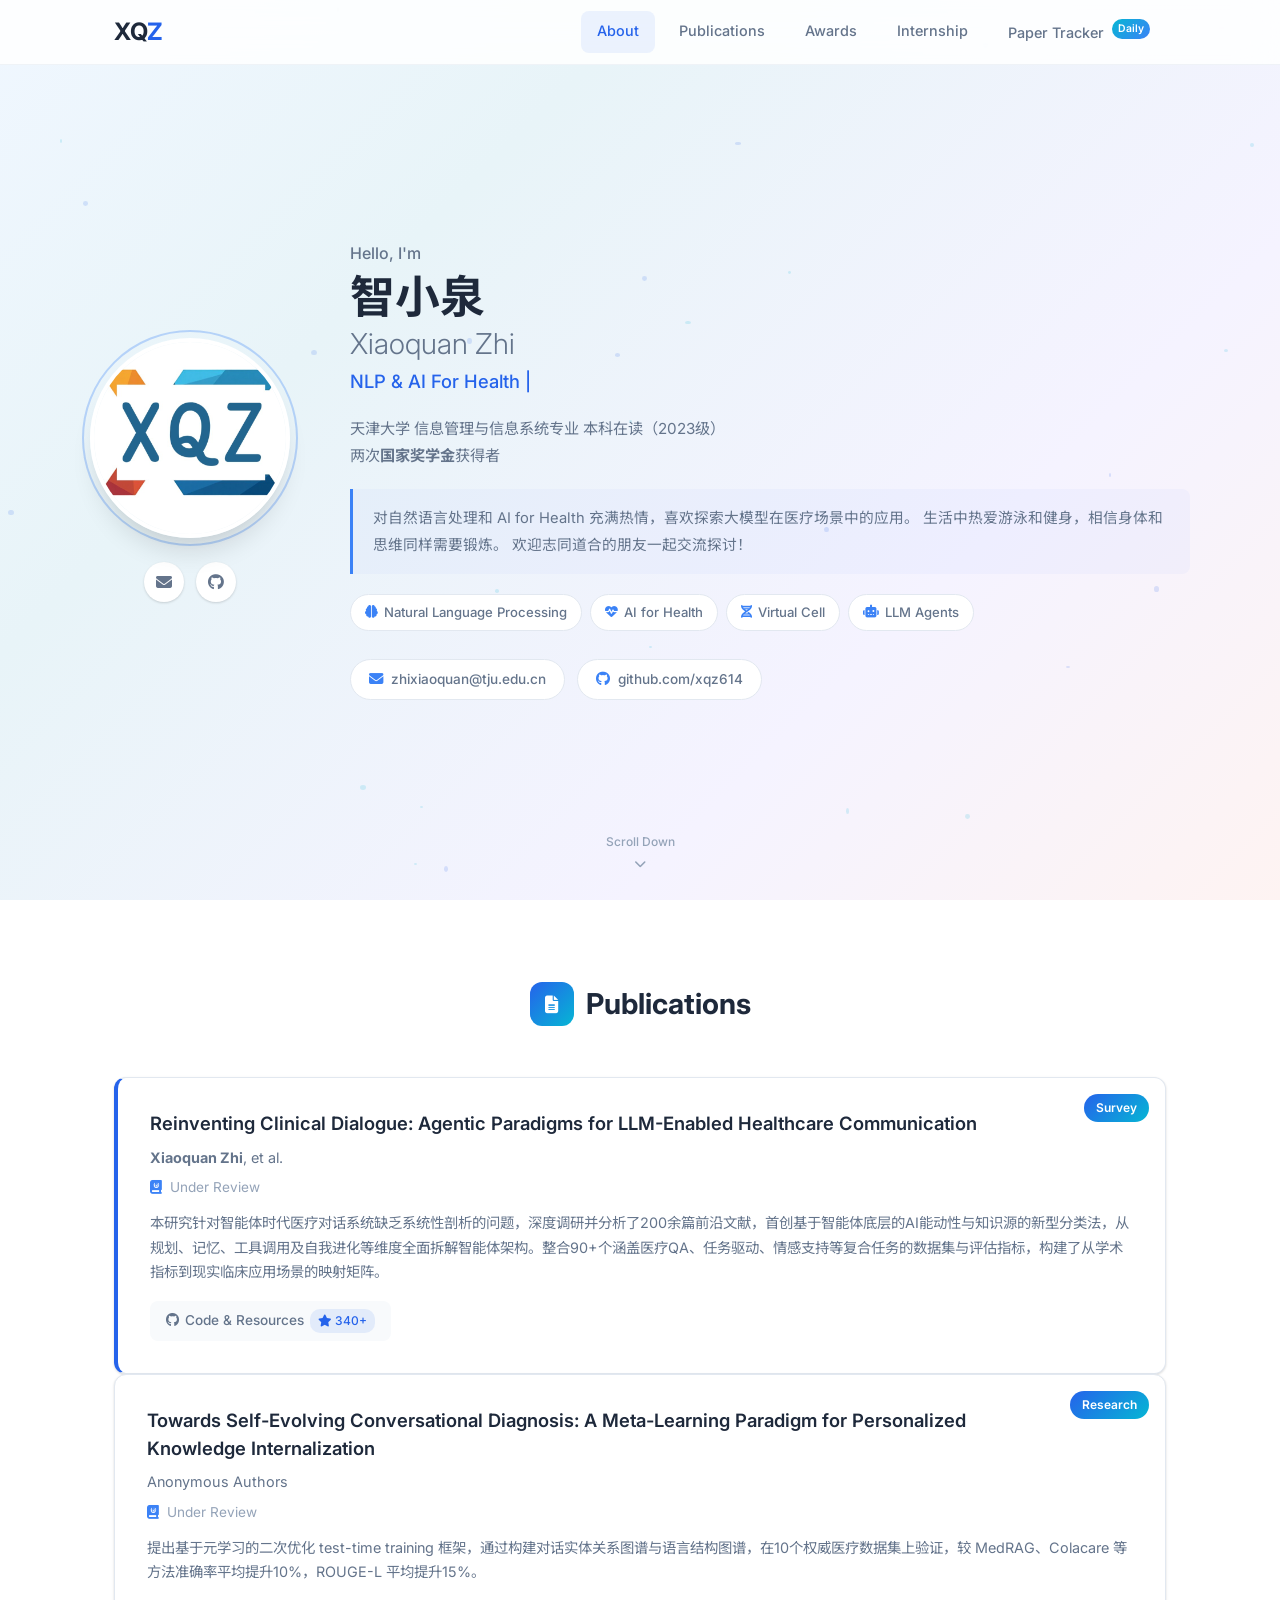
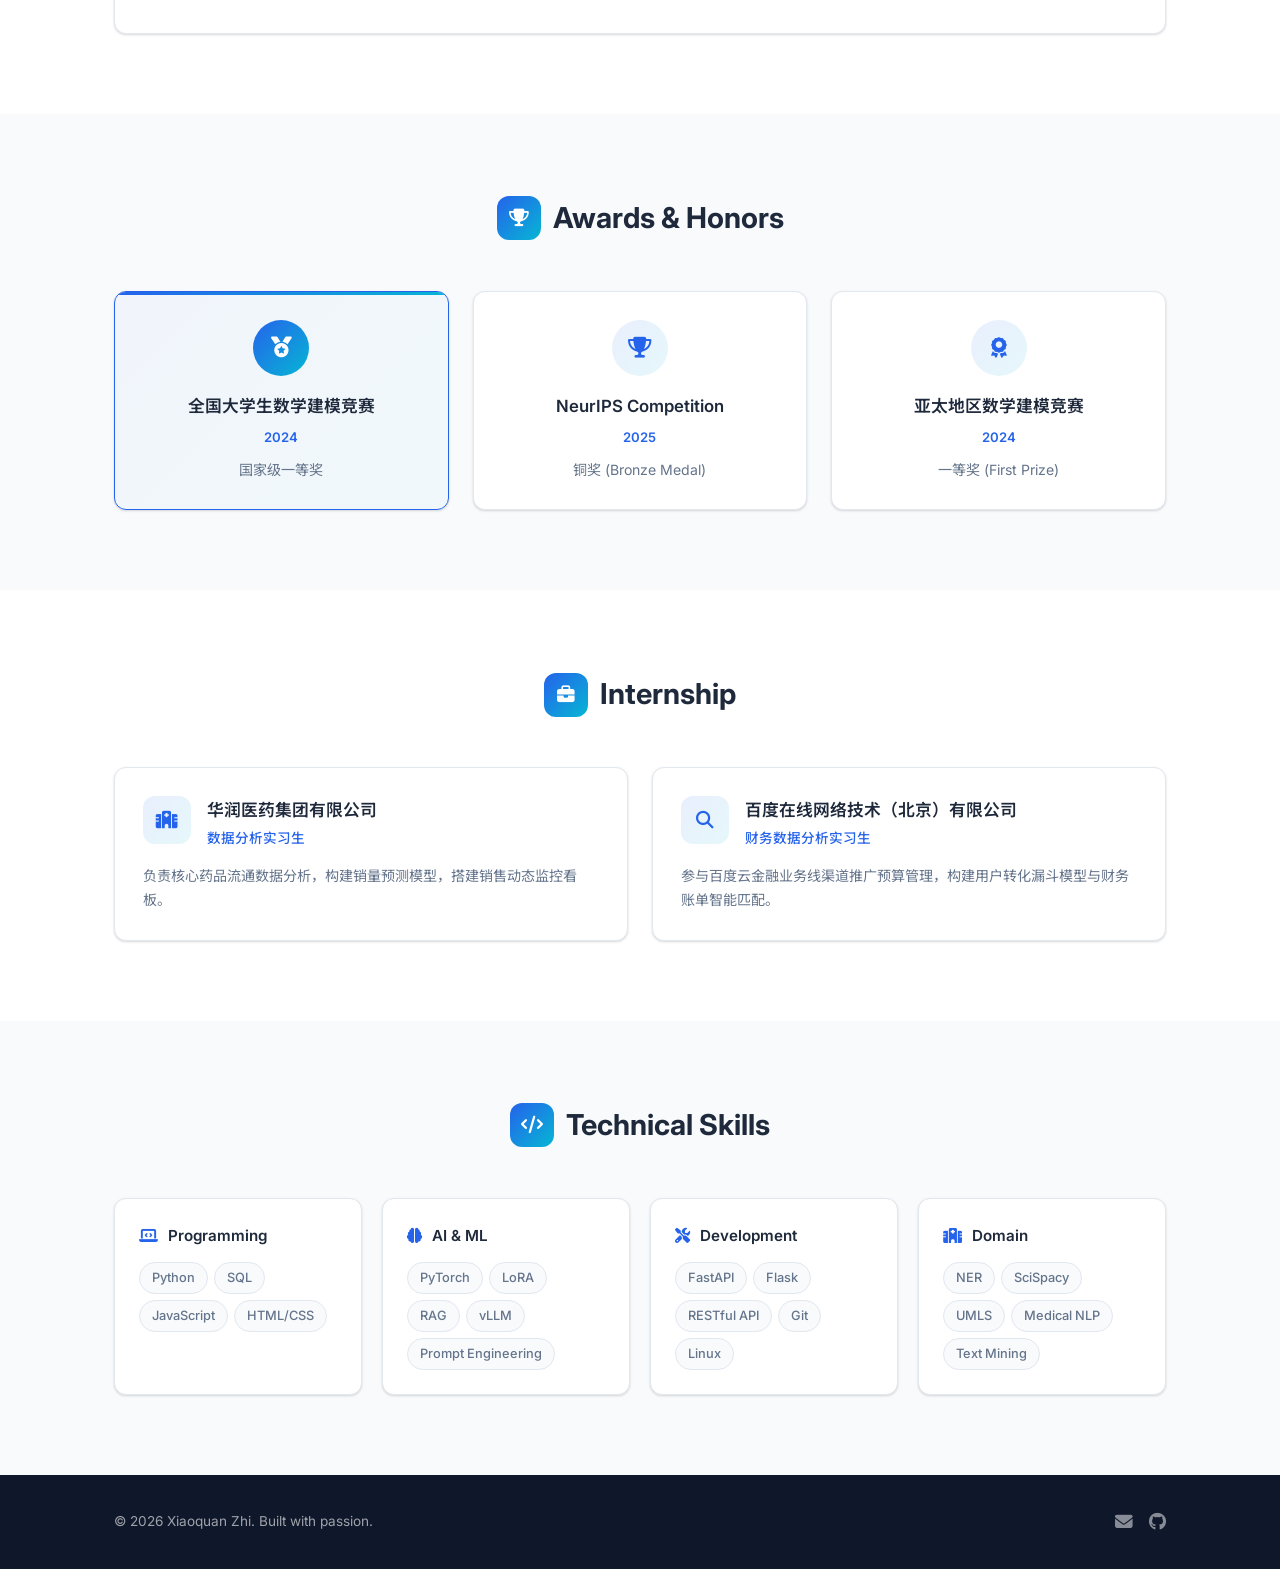
<file: index.html>
<!DOCTYPE html>
<html lang="zh-CN">
<head>
    <meta charset="UTF-8">
    <meta name="viewport" content="width=device-width, initial-scale=1.0">
    <title>Xiaoquan Zhi | 智小泉 - Personal Homepage</title>
    <meta name="description" content="Xiaoquan Zhi (智小泉) - Undergraduate researcher at Tianjin University. Research interests: NLP, AI for Health, Virtual Cell.">
    <link rel="icon" href="assets/img/avatar.jpg" type="image/jpeg">
    <link href="https://fonts.googleapis.com/css2?family=Inter:wght@300;400;500;600;700&family=Noto+Sans+SC:wght@300;400;500;700&family=JetBrains+Mono:wght@400;500&display=swap" rel="stylesheet">
    <link rel="stylesheet" href="https://cdnjs.cloudflare.com/ajax/libs/font-awesome/6.5.1/css/all.min.css">
    <link rel="stylesheet" href="assets/css/style.css">
</head>
<body>
    <!-- Navigation -->
    <nav class="navbar" id="navbar">
        <div class="nav-container">
            <a href="#" class="nav-logo">XQ<span>Z</span></a>
            <div class="nav-links">
                <a href="#about" class="nav-link active">About</a>
                <a href="#publications" class="nav-link">Publications</a>
                <a href="#awards" class="nav-link">Awards</a>
                <a href="#internship" class="nav-link">Internship</a>
                <a href="papers.html" class="nav-link">Paper Tracker <span class="badge-new">Daily</span></a>
            </div>
            <button class="nav-toggle" id="navToggle" aria-label="Toggle navigation">
                <span></span><span></span><span></span>
            </button>
        </div>
        <div class="mobile-menu" id="mobileMenu">
            <a href="#about" class="mobile-link">About</a>
            <a href="#publications" class="mobile-link">Publications</a>
            <a href="#awards" class="mobile-link">Awards</a>
            <a href="#internship" class="mobile-link">Internship</a>
            <a href="papers.html" class="mobile-link">Paper Tracker</a>
        </div>
    </nav>

    <!-- Hero Section -->
    <section class="hero" id="about">
        <div class="hero-bg">
            <div class="hero-particles" id="particles"></div>
        </div>
        <div class="hero-content">
            <div class="hero-left">
                <div class="avatar-wrapper">
                    <img src="assets/img/avatar.jpg" alt="Xiaoquan Zhi" class="avatar">
                    <div class="avatar-ring"></div>
                </div>
                <div class="social-links">
                    <a href="mailto:zhixiaoquan@tju.edu.cn" title="Email" class="social-link"><i class="fas fa-envelope"></i></a>
                    <a href="https://github.com/xqz614" target="_blank" title="GitHub" class="social-link"><i class="fab fa-github"></i></a>
                </div>
            </div>
            <div class="hero-right">
                <div class="hero-greeting">Hello, I'm</div>
                <h1 class="hero-name">智小泉 <span class="name-en">Xiaoquan Zhi</span></h1>
                <div class="hero-title">
                    <span class="typing-text" id="typingText"></span>
                    <span class="cursor">|</span>
                </div>
                <p class="hero-bio">
                    天津大学 信息管理与信息系统专业 本科在读（2023级）<br>
                    两次<strong>国家奖学金</strong>获得者
                </p>
                <p class="hero-intro">
                    对自然语言处理和 AI for Health 充满热情，喜欢探索大模型在医疗场景中的应用。
                    生活中热爱游泳和健身，相信身体和思维同样需要锻炼。
                    欢迎志同道合的朋友一起交流探讨！
                </p>
                <div class="hero-tags">
                    <span class="tag"><i class="fas fa-brain"></i> Natural Language Processing</span>
                    <span class="tag"><i class="fas fa-heartbeat"></i> AI for Health</span>
                    <span class="tag"><i class="fas fa-dna"></i> Virtual Cell</span>
                    <span class="tag"><i class="fas fa-robot"></i> LLM Agents</span>
                </div>
                <div class="hero-contact">
                    <a href="mailto:zhixiaoquan@tju.edu.cn" class="contact-btn"><i class="fas fa-envelope"></i> zhixiaoquan@tju.edu.cn</a>
                    <a href="https://github.com/xqz614" target="_blank" class="contact-btn"><i class="fab fa-github"></i> github.com/xqz614</a>
                </div>
            </div>
        </div>
        <a href="#publications" class="scroll-indicator">
            <span>Scroll Down</span>
            <i class="fas fa-chevron-down"></i>
        </a>
    </section>

    <!-- Publications Section -->
    <section class="section" id="publications">
        <div class="container">
            <h2 class="section-title">
                <span class="title-icon"><i class="fas fa-file-alt"></i></span>
                Publications
            </h2>
            <div class="publications-list">
                <!-- Survey Paper -->
                <div class="pub-card featured">
                    <div class="pub-badge">Survey</div>
                    <div class="pub-content">
                        <h3 class="pub-title">Reinventing Clinical Dialogue: Agentic Paradigms for LLM-Enabled Healthcare Communication</h3>
                        <div class="pub-authors"><strong>Xiaoquan Zhi</strong>, et al.</div>
                        <div class="pub-venue">
                            <i class="fas fa-journal-whills"></i> Under Review
                        </div>
                        <p class="pub-abstract">
                            本研究针对智能体时代医疗对话系统缺乏系统性剖析的问题，深度调研并分析了200余篇前沿文献，首创基于智能体底层的AI能动性与知识源的新型分类法，从规划、记忆、工具调用及自我进化等维度全面拆解智能体架构。整合90+个涵盖医疗QA、任务驱动、情感支持等复合任务的数据集与评估指标，构建了从学术指标到现实临床应用场景的映射矩阵。
                        </p>
                        <div class="pub-links">
                            <a href="https://github.com/xqz614/Awesome-Agentic-Clinical-Dialogue" target="_blank" class="pub-link">
                                <i class="fab fa-github"></i> Code & Resources
                                <span class="stars-badge"><i class="fas fa-star"></i> 340+</span>
                            </a>
                        </div>
                    </div>
                </div>

                <!-- Meta-Learning Paper -->
                <div class="pub-card">
                    <div class="pub-badge">Research</div>
                    <div class="pub-content">
                        <h3 class="pub-title">Towards Self-Evolving Conversational Diagnosis: A Meta-Learning Paradigm for Personalized Knowledge Internalization</h3>
                        <div class="pub-authors">Anonymous Authors</div>
                        <div class="pub-venue">
                            <i class="fas fa-journal-whills"></i> Under Review
                        </div>
                        <p class="pub-abstract">
                            提出基于元学习的二次优化 test-time training 框架，通过构建对话实体关系图谱与语言结构图谱，在10个权威医疗数据集上验证，较 MedRAG、Colacare 等方法准确率平均提升10%，ROUGE-L 平均提升15%。
                        </p>
                    </div>
                </div>
            </div>
        </div>
    </section>

    <!-- Awards Section -->
    <section class="section section-alt" id="awards">
        <div class="container">
            <h2 class="section-title">
                <span class="title-icon"><i class="fas fa-trophy"></i></span>
                Awards & Honors
            </h2>
            <div class="awards-grid">
                <div class="award-card highlight">
                    <div class="award-icon"><i class="fas fa-medal"></i></div>
                    <h3>全国大学生数学建模竞赛</h3>
                    <p class="award-year">2024</p>
                    <p>国家级一等奖</p>
                </div>
                <div class="award-card">
                    <div class="award-icon"><i class="fas fa-trophy"></i></div>
                    <h3>NeurIPS Competition</h3>
                    <p class="award-year">2025</p>
                    <p>铜奖 (Bronze Medal)</p>
                </div>
                <div class="award-card">
                    <div class="award-icon"><i class="fas fa-award"></i></div>
                    <h3>亚太地区数学建模竞赛</h3>
                    <p class="award-year">2024</p>
                    <p>一等奖 (First Prize)</p>
                </div>
            </div>
        </div>
    </section>

    <!-- Internship Section -->
    <section class="section" id="internship">
        <div class="container">
            <h2 class="section-title">
                <span class="title-icon"><i class="fas fa-briefcase"></i></span>
                Internship
            </h2>
            <div class="internship-grid">
                <div class="internship-card">
                    <div class="internship-header">
                        <div class="internship-icon"><i class="fas fa-hospital"></i></div>
                        <div>
                            <h3>华润医药集团有限公司</h3>
                            <p class="internship-role">数据分析实习生</p>
                        </div>

                    </div>
                    <p class="internship-desc">负责核心药品流通数据分析，构建销量预测模型，搭建销售动态监控看板。</p>
                </div>
                <div class="internship-card">
                    <div class="internship-header">
                        <div class="internship-icon"><i class="fas fa-search"></i></div>
                        <div>
                            <h3>百度在线网络技术（北京）有限公司</h3>
                            <p class="internship-role">财务数据分析实习生</p>
                        </div>

                    </div>
                    <p class="internship-desc">参与百度云金融业务线渠道推广预算管理，构建用户转化漏斗模型与财务账单智能匹配。</p>
                </div>
            </div>
        </div>
    </section>

    <!-- Skills Section -->
    <section class="section section-alt" id="skills">
        <div class="container">
            <h2 class="section-title">
                <span class="title-icon"><i class="fas fa-code"></i></span>
                Technical Skills
            </h2>
            <div class="skills-grid">
                <div class="skill-category">
                    <h3><i class="fas fa-laptop-code"></i> Programming</h3>
                    <div class="skill-tags">
                        <span>Python</span><span>SQL</span><span>JavaScript</span><span>HTML/CSS</span>
                    </div>
                </div>
                <div class="skill-category">
                    <h3><i class="fas fa-brain"></i> AI & ML</h3>
                    <div class="skill-tags">
                        <span>PyTorch</span><span>LoRA</span><span>RAG</span><span>vLLM</span><span>Prompt Engineering</span>
                    </div>
                </div>
                <div class="skill-category">
                    <h3><i class="fas fa-tools"></i> Development</h3>
                    <div class="skill-tags">
                        <span>FastAPI</span><span>Flask</span><span>RESTful API</span><span>Git</span><span>Linux</span>
                    </div>
                </div>
                <div class="skill-category">
                    <h3><i class="fas fa-hospital"></i> Domain</h3>
                    <div class="skill-tags">
                        <span>NER</span><span>SciSpacy</span><span>UMLS</span><span>Medical NLP</span><span>Text Mining</span>
                    </div>
                </div>
            </div>
        </div>
    </section>

    <!-- Footer -->
    <footer class="footer">
        <div class="container">
            <div class="footer-content">
                <p>&copy; 2026 Xiaoquan Zhi. Built with passion.</p>
                <div class="footer-links">
                    <a href="mailto:zhixiaoquan@tju.edu.cn"><i class="fas fa-envelope"></i></a>
                    <a href="https://github.com/xqz614" target="_blank"><i class="fab fa-github"></i></a>
                </div>
            </div>
        </div>
    </footer>

    <script src="assets/js/main.js"></script>
</body>
</html>
</file>
<file: assets/css/style.css>
/* ============================================
   Xiaoquan Zhi - Personal Homepage Styles
   ============================================ */

:root {
    --primary: #2563eb;
    --primary-dark: #1d4ed8;
    --primary-light: #3b82f6;
    --accent: #06b6d4;
    --bg: #ffffff;
    --bg-alt: #f8fafc;
    --bg-dark: #0f172a;
    --text: #1e293b;
    --text-secondary: #64748b;
    --text-light: #94a3b8;
    --border: #e2e8f0;
    --shadow: 0 1px 3px rgba(0,0,0,0.1), 0 1px 2px rgba(0,0,0,0.06);
    --shadow-lg: 0 10px 15px -3px rgba(0,0,0,0.1), 0 4px 6px -2px rgba(0,0,0,0.05);
    --shadow-xl: 0 20px 25px -5px rgba(0,0,0,0.1), 0 10px 10px -5px rgba(0,0,0,0.04);
    --radius: 12px;
    --radius-sm: 8px;
    --transition: all 0.3s cubic-bezier(0.4, 0, 0.2, 1);
}

* {
    margin: 0;
    padding: 0;
    box-sizing: border-box;
}

html {
    scroll-behavior: smooth;
    font-size: 16px;
}

body {
    font-family: 'Inter', 'Noto Sans SC', -apple-system, BlinkMacSystemFont, sans-serif;
    color: var(--text);
    background: var(--bg);
    line-height: 1.7;
    -webkit-font-smoothing: antialiased;
}

a {
    color: var(--primary);
    text-decoration: none;
    transition: var(--transition);
}

a:hover {
    color: var(--primary-dark);
}

.container {
    max-width: 1100px;
    margin: 0 auto;
    padding: 0 24px;
}

/* ============ Navbar ============ */
.navbar {
    position: fixed;
    top: 0;
    left: 0;
    right: 0;
    z-index: 1000;
    background: rgba(255,255,255,0.85);
    backdrop-filter: blur(20px);
    -webkit-backdrop-filter: blur(20px);
    border-bottom: 1px solid rgba(226,232,240,0.5);
    transition: var(--transition);
}

.navbar.scrolled {
    box-shadow: var(--shadow);
}

.nav-container {
    max-width: 1100px;
    margin: 0 auto;
    padding: 0 24px;
    display: flex;
    align-items: center;
    justify-content: space-between;
    height: 64px;
}

.nav-logo {
    font-size: 1.5rem;
    font-weight: 700;
    color: var(--text);
    letter-spacing: -0.5px;
}

.nav-logo span {
    color: var(--primary);
}

.nav-links {
    display: flex;
    gap: 8px;
}

.nav-link {
    padding: 8px 16px;
    border-radius: 8px;
    font-size: 0.9rem;
    font-weight: 500;
    color: var(--text-secondary);
    transition: var(--transition);
    position: relative;
}

.nav-link:hover, .nav-link.active {
    color: var(--primary);
    background: rgba(37,99,235,0.08);
}

.badge-new {
    display: inline-block;
    background: linear-gradient(135deg, #06b6d4, #3b82f6);
    color: white;
    font-size: 0.65rem;
    padding: 1px 6px;
    border-radius: 10px;
    font-weight: 600;
    margin-left: 4px;
    vertical-align: super;
}

.nav-toggle {
    display: none;
    flex-direction: column;
    gap: 5px;
    background: none;
    border: none;
    cursor: pointer;
    padding: 4px;
}

.nav-toggle span {
    width: 24px;
    height: 2px;
    background: var(--text);
    border-radius: 2px;
    transition: var(--transition);
}

.mobile-menu {
    display: none;
    flex-direction: column;
    padding: 8px 24px 16px;
    gap: 4px;
}

.mobile-menu.open {
    display: flex;
}

.mobile-link {
    padding: 12px 16px;
    border-radius: 8px;
    color: var(--text-secondary);
    font-weight: 500;
}

.mobile-link:hover {
    background: rgba(37,99,235,0.08);
    color: var(--primary);
}

/* ============ Hero Section ============ */
.hero {
    min-height: 100vh;
    display: flex;
    align-items: center;
    justify-content: center;
    position: relative;
    padding: 100px 24px 60px;
    overflow: hidden;
}

.hero-bg {
    position: absolute;
    inset: 0;
    background: linear-gradient(135deg, #f0f7ff 0%, #e8f4f8 30%, #f5f3ff 70%, #fef3f2 100%);
    z-index: 0;
}

.hero-particles {
    position: absolute;
    inset: 0;
    overflow: hidden;
}

.hero-content {
    position: relative;
    z-index: 1;
    display: flex;
    align-items: center;
    gap: 60px;
    max-width: 1100px;
    width: 100%;
}

.hero-left {
    display: flex;
    flex-direction: column;
    align-items: center;
    gap: 24px;
    flex-shrink: 0;
}

.avatar-wrapper {
    position: relative;
    width: 200px;
    height: 200px;
}

.avatar {
    width: 200px;
    height: 200px;
    border-radius: 50%;
    object-fit: cover;
    border: 4px solid white;
    box-shadow: var(--shadow-xl);
    position: relative;
    z-index: 1;
}

.avatar-ring {
    position: absolute;
    inset: -8px;
    border-radius: 50%;
    border: 2px solid var(--primary-light);
    opacity: 0.3;
    animation: pulse-ring 3s ease-in-out infinite;
}

@keyframes pulse-ring {
    0%, 100% { transform: scale(1); opacity: 0.3; }
    50% { transform: scale(1.05); opacity: 0.1; }
}

.social-links {
    display: flex;
    gap: 12px;
}

.social-link {
    width: 40px;
    height: 40px;
    border-radius: 50%;
    display: flex;
    align-items: center;
    justify-content: center;
    background: white;
    color: var(--text-secondary);
    box-shadow: var(--shadow);
    transition: var(--transition);
    font-size: 1rem;
}

.social-link:hover {
    color: var(--primary);
    transform: translateY(-2px);
    box-shadow: var(--shadow-lg);
}

.hero-right {
    flex: 1;
}

.hero-greeting {
    font-size: 1rem;
    color: var(--text-secondary);
    font-weight: 500;
    margin-bottom: 4px;
}

.hero-name {
    font-size: 2.8rem;
    font-weight: 700;
    line-height: 1.2;
    margin-bottom: 4px;
    color: var(--text);
}

.name-en {
    display: block;
    font-size: 1.8rem;
    font-weight: 300;
    color: var(--text-secondary);
    margin-top: 2px;
}

.hero-title {
    font-size: 1.15rem;
    color: var(--primary);
    font-weight: 500;
    margin-bottom: 16px;
    min-height: 1.8em;
}

.cursor {
    animation: blink 1s infinite;
    color: var(--primary);
}

@keyframes blink {
    0%, 100% { opacity: 1; }
    50% { opacity: 0; }
}

.hero-bio {
    font-size: 0.95rem;
    color: var(--text-secondary);
    line-height: 1.8;
    margin-bottom: 20px;
}

.hero-bio a {
    font-weight: 600;
}

.hero-tags {
    display: flex;
    flex-wrap: wrap;
    gap: 8px;
    margin-bottom: 28px;
}

.tag {
    display: inline-flex;
    align-items: center;
    gap: 6px;
    padding: 6px 14px;
    background: white;
    border: 1px solid var(--border);
    border-radius: 20px;
    font-size: 0.82rem;
    font-weight: 500;
    color: var(--text-secondary);
    transition: var(--transition);
}

.tag:hover {
    border-color: var(--primary-light);
    color: var(--primary);
    background: rgba(37,99,235,0.04);
}

.tag i {
    font-size: 0.8rem;
    color: var(--primary-light);
}

.hero-intro {
    font-size: 0.92rem;
    color: var(--text-secondary);
    line-height: 1.8;
    margin-bottom: 20px;
    padding: 16px 20px;
    background: rgba(37,99,235,0.03);
    border-left: 3px solid var(--primary-light);
    border-radius: 0 var(--radius-sm) var(--radius-sm) 0;
}

.hero-contact {
    display: flex;
    flex-wrap: wrap;
    gap: 12px;
    margin-top: 8px;
}

.contact-btn {
    display: inline-flex;
    align-items: center;
    gap: 8px;
    padding: 8px 18px;
    background: white;
    border: 1px solid var(--border);
    border-radius: 24px;
    font-size: 0.85rem;
    font-weight: 500;
    color: var(--text-secondary);
    transition: var(--transition);
}

.contact-btn:hover {
    border-color: var(--primary-light);
    color: var(--primary);
    background: rgba(37,99,235,0.04);
    transform: translateY(-1px);
    box-shadow: var(--shadow);
}

.contact-btn i {
    color: var(--primary-light);
    font-size: 0.9rem;
}

.scroll-indicator {
    position: absolute;
    bottom: 30px;
    left: 50%;
    transform: translateX(-50%);
    display: flex;
    flex-direction: column;
    align-items: center;
    gap: 6px;
    color: var(--text-light);
    font-size: 0.75rem;
    font-weight: 500;
    animation: bounce 2s infinite;
}

@keyframes bounce {
    0%, 100% { transform: translateX(-50%) translateY(0); }
    50% { transform: translateX(-50%) translateY(8px); }
}

/* ============ Sections ============ */
.section {
    padding: 80px 0;
}

.section-alt {
    background: var(--bg-alt);
}

.section-title {
    font-size: 1.8rem;
    font-weight: 700;
    text-align: center;
    margin-bottom: 48px;
    display: flex;
    align-items: center;
    justify-content: center;
    gap: 12px;
}

.title-icon {
    width: 44px;
    height: 44px;
    border-radius: 12px;
    background: linear-gradient(135deg, var(--primary), var(--accent));
    display: flex;
    align-items: center;
    justify-content: center;
    color: white;
    font-size: 1.1rem;
}

/* ============ Publications ============ */
.pub-card {
    background: white;
    border-radius: var(--radius);
    padding: 32px;
    box-shadow: var(--shadow);
    border: 1px solid var(--border);
    transition: var(--transition);
    position: relative;
    overflow: hidden;
}

.pub-card.featured {
    border-left: 4px solid var(--primary);
}

.pub-card:hover {
    box-shadow: var(--shadow-lg);
    transform: translateY(-2px);
}

.pub-badge {
    position: absolute;
    top: 16px;
    right: 16px;
    background: linear-gradient(135deg, var(--primary), var(--accent));
    color: white;
    padding: 4px 12px;
    border-radius: 16px;
    font-size: 0.75rem;
    font-weight: 600;
}

.pub-title {
    font-size: 1.15rem;
    font-weight: 600;
    line-height: 1.5;
    margin-bottom: 8px;
    padding-right: 80px;
}

.pub-authors {
    font-size: 0.9rem;
    color: var(--text-secondary);
    margin-bottom: 6px;
}

.pub-venue {
    font-size: 0.85rem;
    color: var(--text-light);
    margin-bottom: 12px;
}

.pub-venue i {
    margin-right: 4px;
    color: var(--primary-light);
}

.pub-abstract {
    font-size: 0.9rem;
    color: var(--text-secondary);
    line-height: 1.7;
    margin-bottom: 16px;
}

.pub-links {
    display: flex;
    gap: 12px;
    flex-wrap: wrap;
}

.pub-link {
    display: inline-flex;
    align-items: center;
    gap: 6px;
    padding: 8px 16px;
    border-radius: 8px;
    font-size: 0.85rem;
    font-weight: 500;
    background: var(--bg-alt);
    color: var(--text-secondary);
    transition: var(--transition);
}

.pub-link:hover {
    background: var(--primary);
    color: white;
}

.pub-link:hover .stars-badge {
    background: rgba(255,255,255,0.2);
    color: white;
}

.stars-badge {
    background: rgba(37,99,235,0.1);
    color: var(--primary);
    padding: 2px 8px;
    border-radius: 10px;
    font-size: 0.75rem;
    transition: var(--transition);
}

/* ============ Research Grid ============ */
.research-grid {
    display: grid;
    grid-template-columns: repeat(auto-fit, minmax(320px, 1fr));
    gap: 24px;
}

.research-card {
    background: white;
    border-radius: var(--radius);
    padding: 28px;
    box-shadow: var(--shadow);
    border: 1px solid var(--border);
    transition: var(--transition);
}

.research-card:hover {
    box-shadow: var(--shadow-lg);
    transform: translateY(-3px);
}

.research-icon {
    width: 48px;
    height: 48px;
    border-radius: 12px;
    background: linear-gradient(135deg, rgba(37,99,235,0.1), rgba(6,182,212,0.1));
    display: flex;
    align-items: center;
    justify-content: center;
    font-size: 1.2rem;
    color: var(--primary);
    margin-bottom: 16px;
}

.research-card h3 {
    font-size: 1.05rem;
    font-weight: 600;
    margin-bottom: 6px;
}

.research-role {
    font-size: 0.82rem;
    color: var(--primary);
    font-weight: 500;
    margin-bottom: 10px;
}

.research-card p {
    font-size: 0.88rem;
    color: var(--text-secondary);
    line-height: 1.7;
}

.research-venue {
    margin-top: 12px;
    font-size: 0.82rem;
    color: var(--text-light);
    padding-top: 12px;
    border-top: 1px solid var(--border);
}

/* ============ Awards ============ */
.awards-grid {
    display: grid;
    grid-template-columns: repeat(auto-fit, minmax(280px, 1fr));
    gap: 24px;
}

.award-card {
    background: white;
    border-radius: var(--radius);
    padding: 28px;
    box-shadow: var(--shadow);
    border: 1px solid var(--border);
    transition: var(--transition);
    text-align: center;
}

.award-card:hover {
    box-shadow: var(--shadow-lg);
    transform: translateY(-3px);
}

.award-card.highlight {
    border-color: var(--primary);
    background: linear-gradient(135deg, rgba(37,99,235,0.03), rgba(6,182,212,0.03));
    position: relative;
    overflow: hidden;
}

.award-card.highlight::before {
    content: '';
    position: absolute;
    top: 0;
    left: 0;
    right: 0;
    height: 3px;
    background: linear-gradient(90deg, var(--primary), var(--accent));
}

.award-icon {
    width: 56px;
    height: 56px;
    border-radius: 50%;
    background: linear-gradient(135deg, rgba(37,99,235,0.1), rgba(6,182,212,0.1));
    display: flex;
    align-items: center;
    justify-content: center;
    font-size: 1.3rem;
    color: var(--primary);
    margin: 0 auto 16px;
}

.award-card.highlight .award-icon {
    background: linear-gradient(135deg, var(--primary), var(--accent));
    color: white;
}

.award-card h3 {
    font-size: 1.05rem;
    font-weight: 600;
    margin-bottom: 6px;
    color: var(--text);
}

.award-year {
    font-size: 0.82rem;
    color: var(--primary);
    font-weight: 600;
    margin-bottom: 10px;
}

.award-card p:last-child {
    font-size: 0.88rem;
    color: var(--text-secondary);
    line-height: 1.6;
}

/* ============ Internship ============ */
.internship-grid {
    display: grid;
    grid-template-columns: repeat(auto-fit, minmax(400px, 1fr));
    gap: 24px;
}

.internship-card {
    background: white;
    border-radius: var(--radius);
    padding: 28px;
    box-shadow: var(--shadow);
    border: 1px solid var(--border);
    transition: var(--transition);
}

.internship-card:hover {
    box-shadow: var(--shadow-lg);
    transform: translateY(-3px);
}

.internship-header {
    display: flex;
    align-items: flex-start;
    gap: 16px;
    margin-bottom: 14px;
}

.internship-icon {
    width: 48px;
    height: 48px;
    border-radius: 12px;
    background: linear-gradient(135deg, rgba(37,99,235,0.1), rgba(6,182,212,0.1));
    display: flex;
    align-items: center;
    justify-content: center;
    font-size: 1.1rem;
    color: var(--primary);
    flex-shrink: 0;
}

.internship-header h3 {
    font-size: 1.05rem;
    font-weight: 600;
    margin-bottom: 2px;
}

.internship-role {
    font-size: 0.85rem;
    color: var(--primary);
    font-weight: 500;
}

.internship-date {
    font-size: 0.8rem;
    color: var(--text-light);
    font-weight: 500;
    white-space: nowrap;
    margin-left: auto;
    padding-top: 2px;
}

.internship-desc {
    font-size: 0.88rem;
    color: var(--text-secondary);
    line-height: 1.7;
}

/* ============ Skills ============ */
.skills-grid {
    display: grid;
    grid-template-columns: repeat(auto-fit, minmax(240px, 1fr));
    gap: 20px;
}

.skill-category {
    background: white;
    border-radius: var(--radius);
    padding: 24px;
    box-shadow: var(--shadow);
    border: 1px solid var(--border);
}

.skill-category h3 {
    font-size: 0.95rem;
    font-weight: 600;
    margin-bottom: 14px;
    color: var(--text);
}

.skill-category h3 i {
    color: var(--primary);
    margin-right: 6px;
}

.skill-tags {
    display: flex;
    flex-wrap: wrap;
    gap: 6px;
}

.skill-tags span {
    padding: 4px 12px;
    background: var(--bg-alt);
    border-radius: 16px;
    font-size: 0.8rem;
    color: var(--text-secondary);
    font-weight: 500;
    border: 1px solid var(--border);
}

/* ============ Footer ============ */
.footer {
    background: var(--bg-dark);
    color: rgba(255,255,255,0.6);
    padding: 32px 0;
}

.footer-content {
    display: flex;
    align-items: center;
    justify-content: space-between;
}

.footer-content p {
    font-size: 0.85rem;
}

.footer-links {
    display: flex;
    gap: 16px;
}

.footer-links a {
    color: rgba(255,255,255,0.5);
    font-size: 1.1rem;
    transition: var(--transition);
}

.footer-links a:hover {
    color: white;
}

/* ============ Responsive ============ */
@media (max-width: 768px) {
    .nav-links {
        display: none;
    }

    .nav-toggle {
        display: flex;
    }

    .hero-content {
        flex-direction: column;
        text-align: center;
    }

    .hero-name {
        font-size: 2rem;
    }

    .name-en {
        font-size: 1.3rem;
    }

    .hero-tags {
        justify-content: center;
    }

    .hero-stats {
        justify-content: center;
    }

    .hero-bio {
        text-align: center;
    }

    .scroll-indicator {
        display: none;
    }

    .hero-intro {
        text-align: left;
    }

    .hero-contact {
        justify-content: center;
    }

    .internship-grid {
        grid-template-columns: 1fr;
    }

    .internship-header {
        flex-wrap: wrap;
    }

    .internship-date {
        margin-left: 0;
        width: 100%;
    }

    .awards-grid {
        grid-template-columns: 1fr;
    }

    .research-grid {
        grid-template-columns: 1fr;
    }

    .pub-title {
        padding-right: 0;
    }

    .pub-badge {
        position: static;
        display: inline-block;
        margin-bottom: 8px;
    }

    .footer-content {
        flex-direction: column;
        gap: 12px;
        text-align: center;
    }
}

@media (max-width: 480px) {
    .hero {
        padding: 80px 16px 40px;
    }

    .avatar-wrapper {
        width: 150px;
        height: 150px;
    }

    .avatar {
        width: 150px;
        height: 150px;
    }

    .hero-name {
        font-size: 1.7rem;
    }

    .section {
        padding: 60px 0;
    }

    .section-title {
        font-size: 1.4rem;
    }
}
</file>
